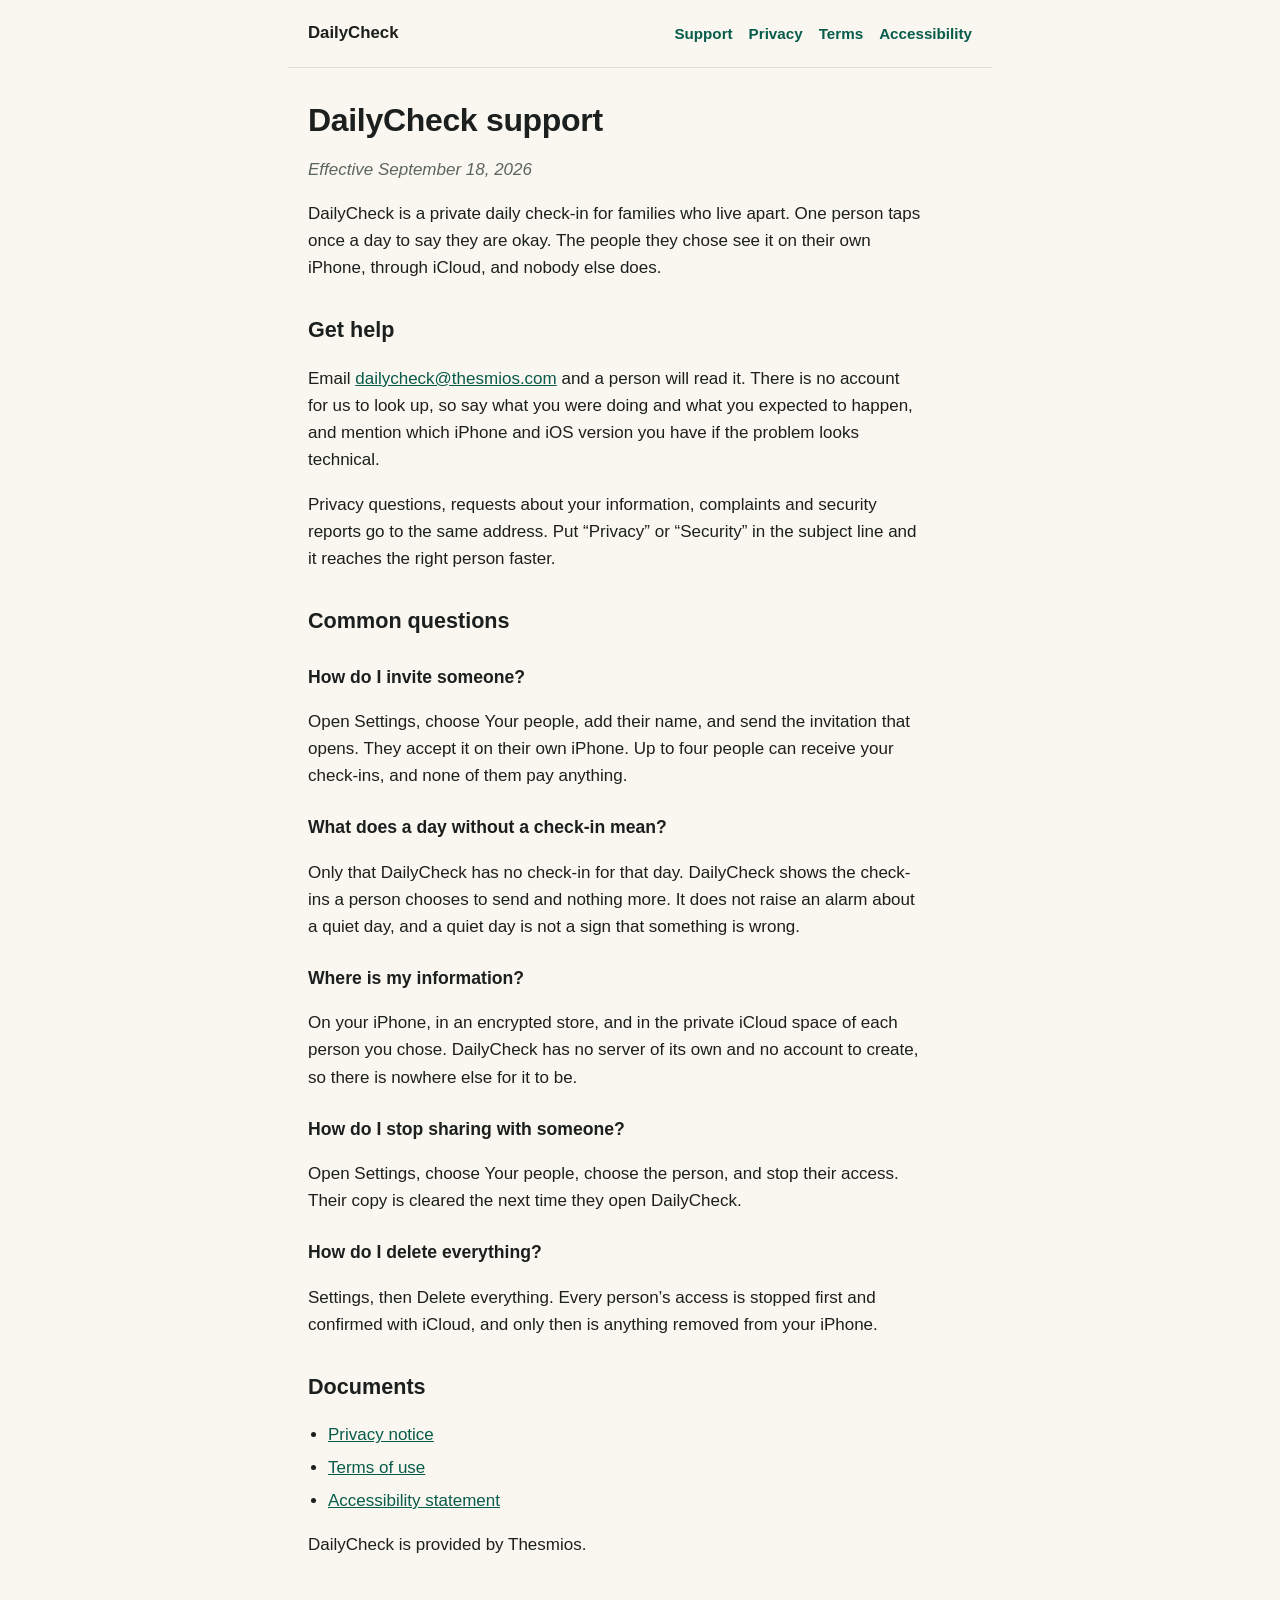
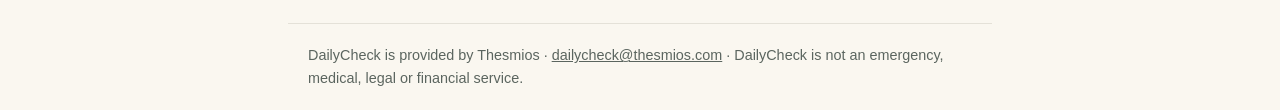
<file: index.html>
<!doctype html>
<html lang="en-US"><head><meta charset="utf-8"><meta name="viewport" content="width=device-width, initial-scale=1">
<title>DailyCheck support</title><meta name="description" content="DailyCheck support. DailyCheck is a private daily check-in for families who live apart.">
<link rel="stylesheet" href="styles.css"></head>
<body><header><a class="brand" href="./">DailyCheck</a><nav><a href="./">Support</a><a href="privacy/">Privacy</a><a href="terms/">Terms</a><a href="accessibility/">Accessibility</a></nav></header><main><h1 id="dailycheck-support">DailyCheck support</h1>
<p><em>Effective September 18, 2026</em></p>
<p>DailyCheck is a private daily check-in for families who live apart. One person taps once a day to say they are okay. The people they chose see it on their own iPhone, through iCloud, and nobody else does.</p>
<h2 id="get-help">Get help</h2>
<p>Email <a href="mailto:dailycheck@thesmios.com">dailycheck@thesmios.com</a> and a person will read it. There is no account for us to look up, so say what you were doing and what you expected to happen, and mention which iPhone and iOS version you have if the problem looks technical.</p>
<p>Privacy questions, requests about your information, complaints and security reports go to the same address. Put “Privacy” or “Security” in the subject line and it reaches the right person faster.</p>
<h2 id="common-questions">Common questions</h2>
<h3 id="how-do-i-invite-someone">How do I invite someone?</h3>
<p>Open Settings, choose Your people, add their name, and send the invitation that opens. They accept it on their own iPhone. Up to four people can receive your check-ins, and none of them pay anything.</p>
<h3 id="what-does-a-day-without-a-check-in-mean">What does a day without a check-in mean?</h3>
<p>Only that DailyCheck has no check-in for that day. DailyCheck shows the check-ins a person chooses to send and nothing more. It does not raise an alarm about a quiet day, and a quiet day is not a sign that something is wrong.</p>
<h3 id="where-is-my-information">Where is my information?</h3>
<p>On your iPhone, in an encrypted store, and in the private iCloud space of each person you chose. DailyCheck has no server of its own and no account to create, so there is nowhere else for it to be.</p>
<h3 id="how-do-i-stop-sharing-with-someone">How do I stop sharing with someone?</h3>
<p>Open Settings, choose Your people, choose the person, and stop their access. Their copy is cleared the next time they open DailyCheck.</p>
<h3 id="how-do-i-delete-everything">How do I delete everything?</h3>
<p>Settings, then Delete everything. Every person’s access is stopped first and confirmed with iCloud, and only then is anything removed from your iPhone.</p>
<h2 id="documents">Documents</h2>
<ul>
<li><a href="privacy/">Privacy notice</a></li>
<li><a href="terms/">Terms of use</a></li>
<li><a href="accessibility/">Accessibility statement</a></li>
</ul>
<p>DailyCheck is provided by Thesmios.</p>
</main><footer>DailyCheck is provided by Thesmios · <a href="mailto:dailycheck@thesmios.com">dailycheck@thesmios.com</a> · DailyCheck is not an emergency, medical, legal or financial service.</footer></body></html>
</file>
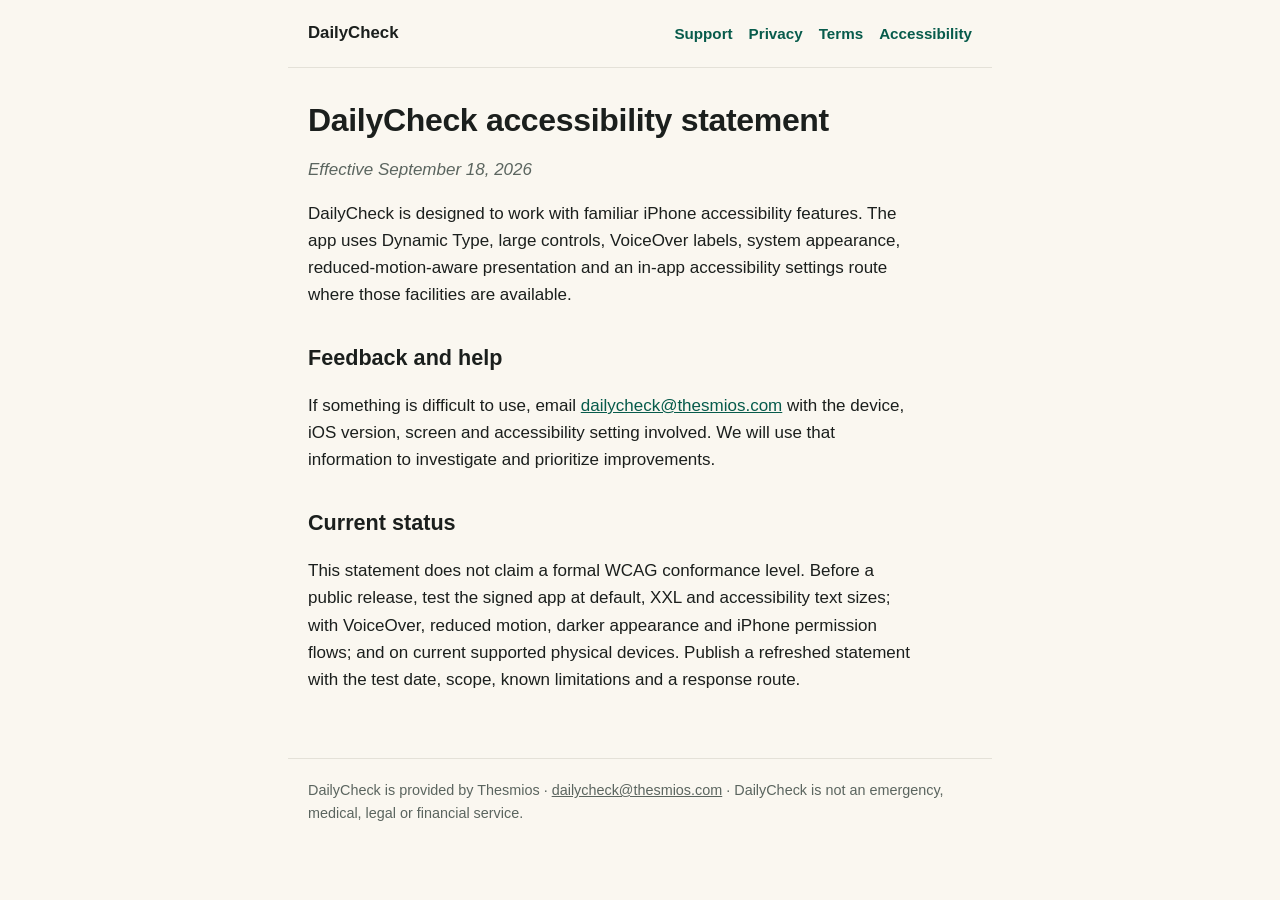
<file: accessibility/index.html>
<!doctype html>
<html lang="en-US"><head><meta charset="utf-8"><meta name="viewport" content="width=device-width, initial-scale=1">
<title>DailyCheck accessibility statement</title><meta name="description" content="DailyCheck accessibility statement. DailyCheck is a private daily check-in for families who live apart.">
<link rel="stylesheet" href="../styles.css"></head>
<body><header><a class="brand" href="../">DailyCheck</a><nav><a href="../">Support</a><a href="../privacy/">Privacy</a><a href="../terms/">Terms</a><a href="../accessibility/">Accessibility</a></nav></header><main><h1 id="dailycheck-accessibility-statement">DailyCheck accessibility statement</h1>
<p><em>Effective September 18, 2026</em></p>
<p>DailyCheck is designed to work with familiar iPhone accessibility features. The app uses Dynamic Type, large controls, VoiceOver labels, system appearance, reduced-motion-aware presentation and an in-app accessibility settings route where those facilities are available.</p>
<h2 id="feedback-and-help">Feedback and help</h2>
<p>If something is difficult to use, email <a href="mailto:dailycheck@thesmios.com">dailycheck@thesmios.com</a> with the device, iOS version, screen and accessibility setting involved. We will use that information to investigate and prioritize improvements.</p>
<h2 id="current-status">Current status</h2>
<p>This statement does not claim a formal WCAG conformance level. Before a public release, test the signed app at default, XXL and accessibility text sizes; with VoiceOver, reduced motion, darker appearance and iPhone permission flows; and on current supported physical devices. Publish a refreshed statement with the test date, scope, known limitations and a response route.</p>
</main><footer>DailyCheck is provided by Thesmios · <a href="mailto:dailycheck@thesmios.com">dailycheck@thesmios.com</a> · DailyCheck is not an emergency, medical, legal or financial service.</footer></body></html>
</file>
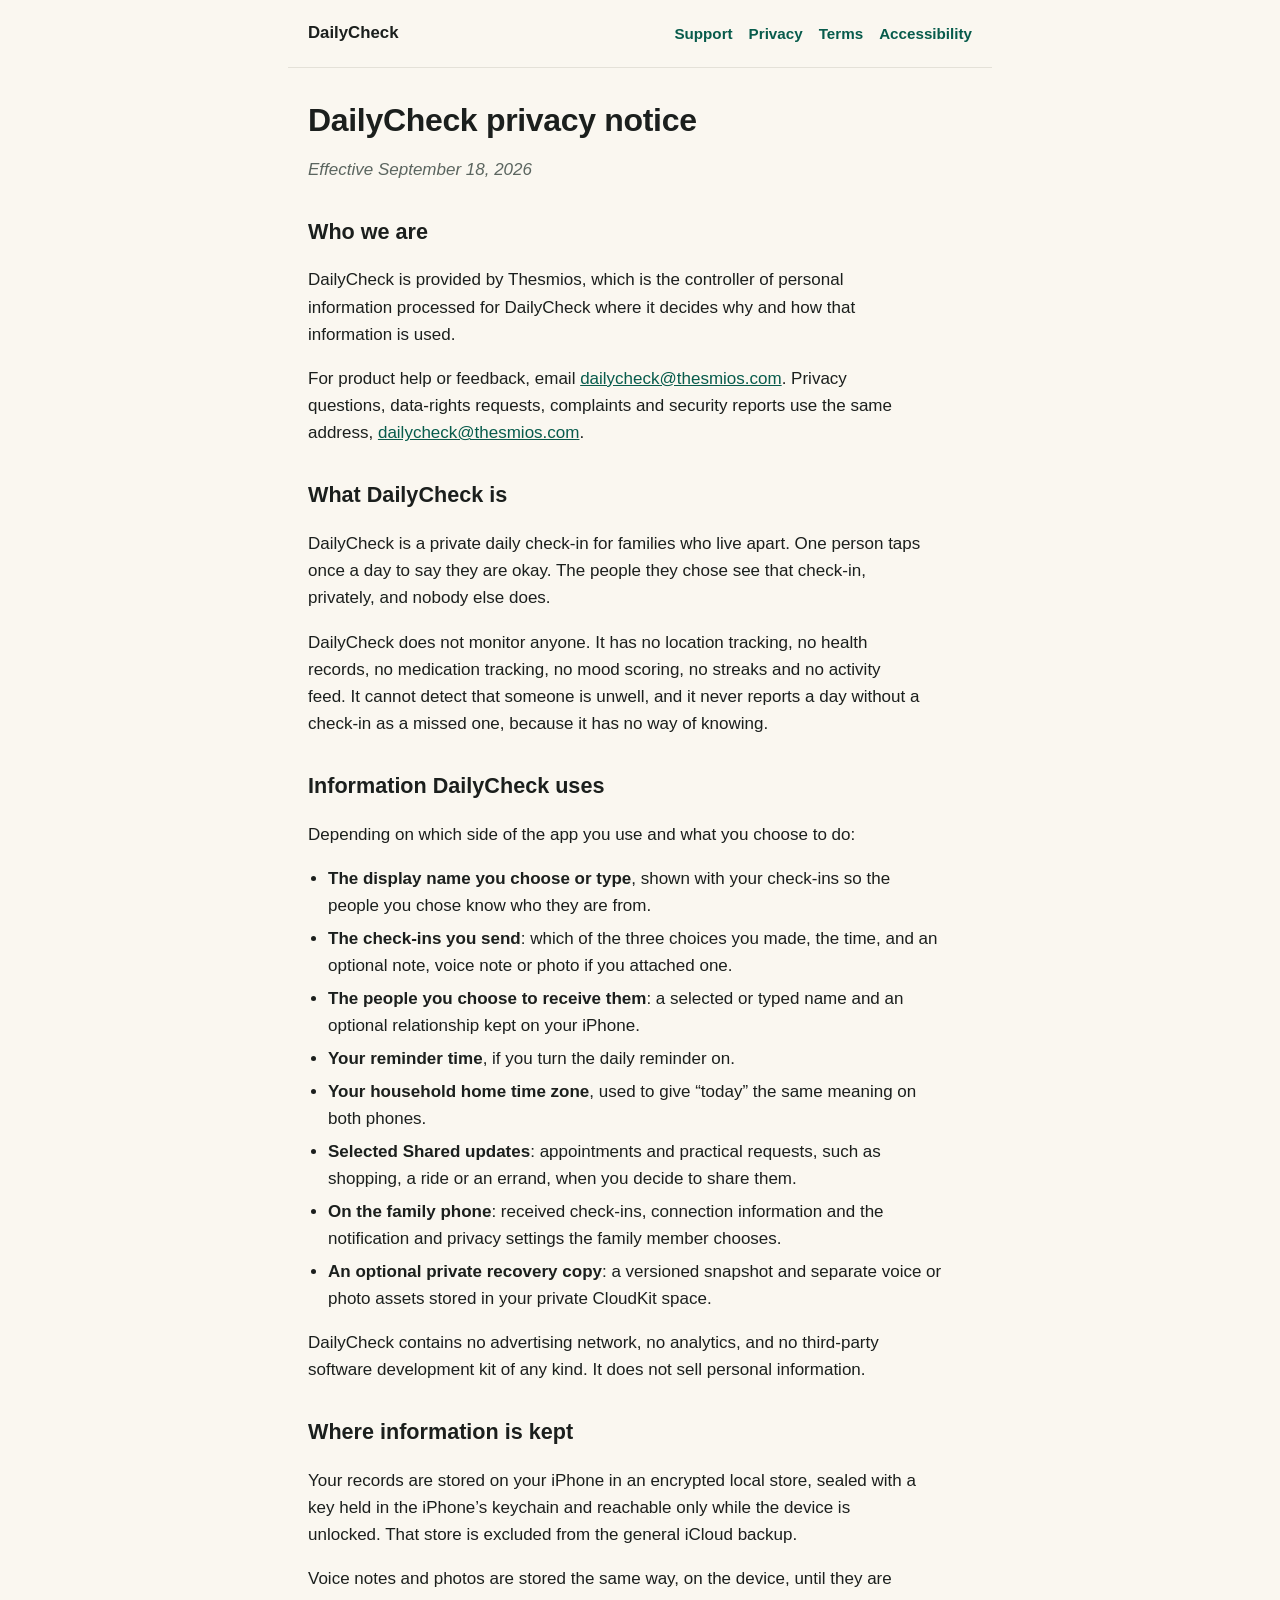
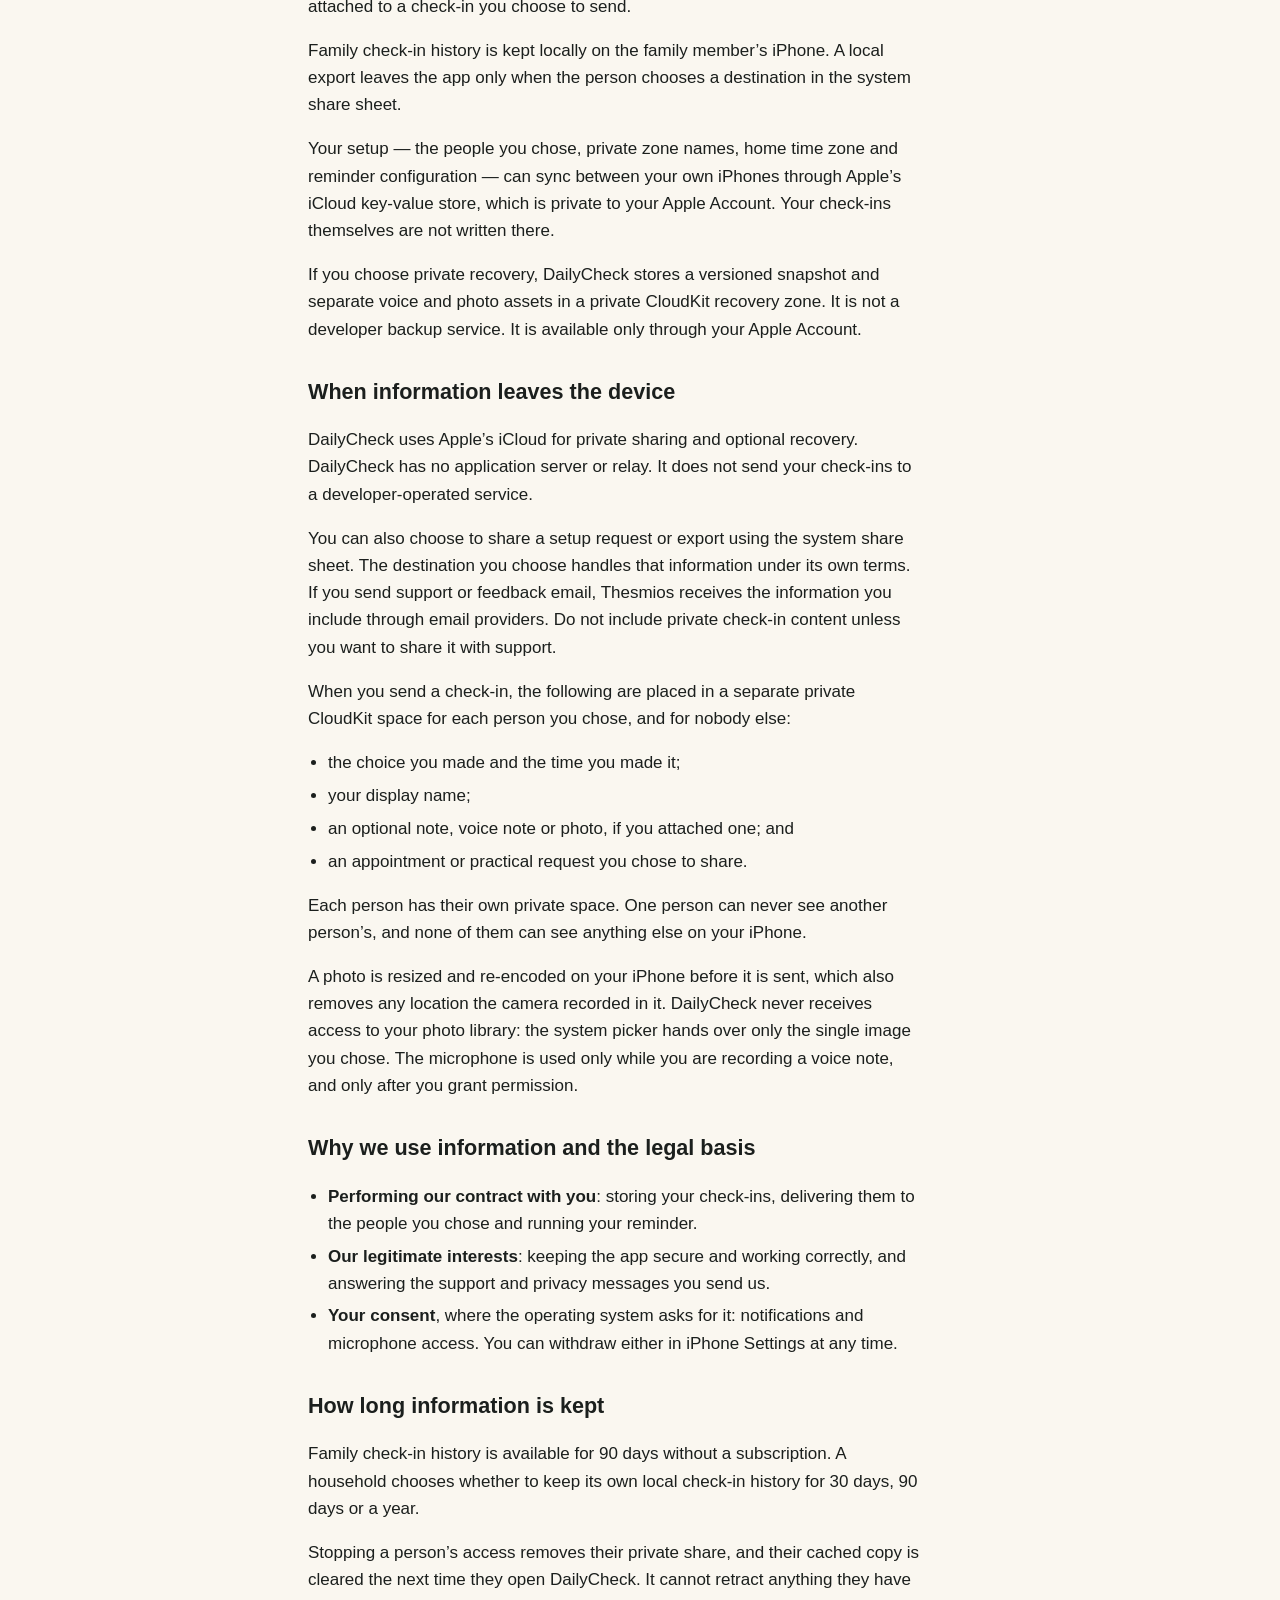
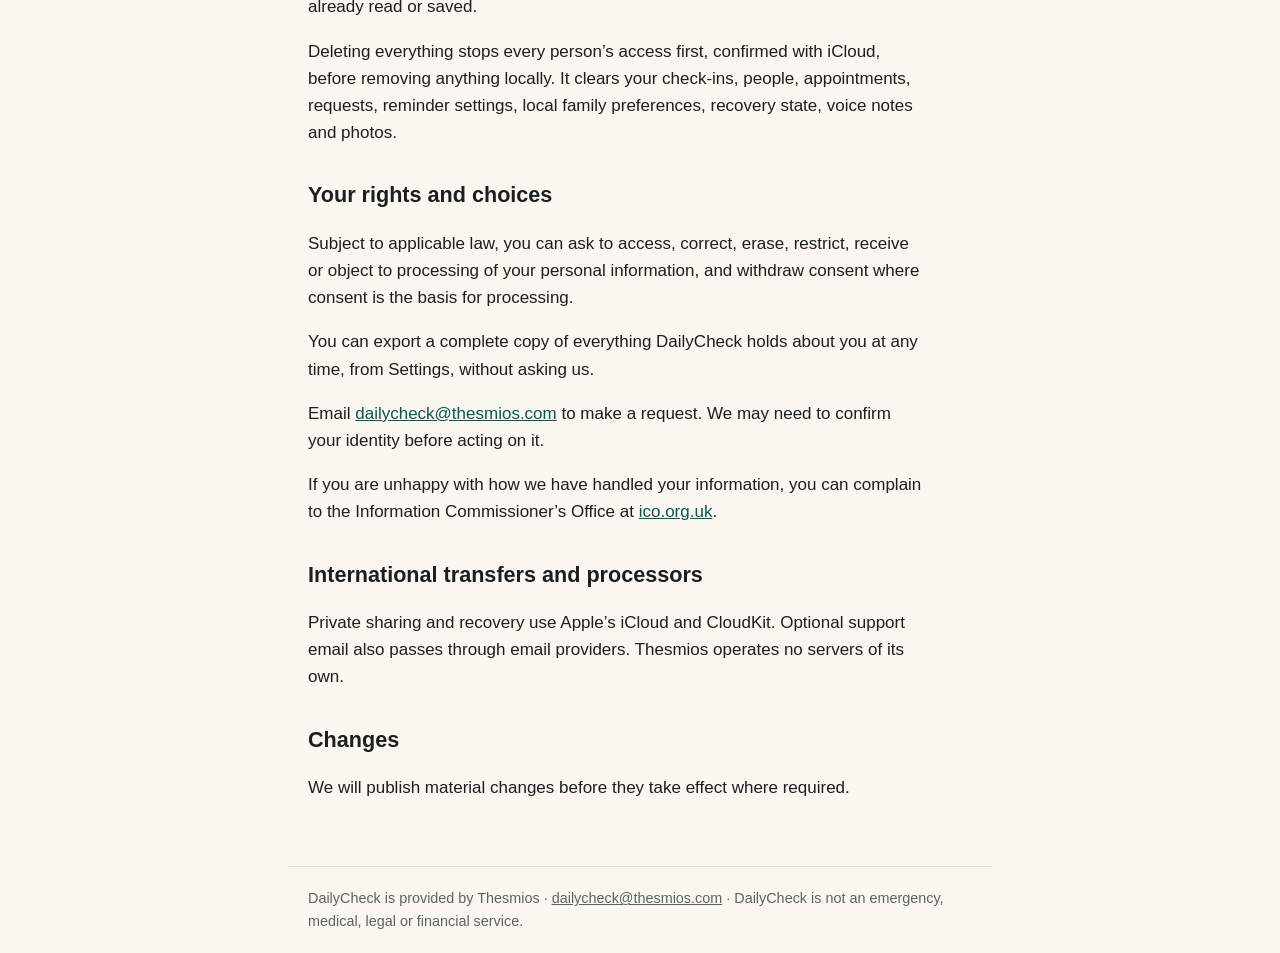
<file: privacy/index.html>
<!doctype html>
<html lang="en-US"><head><meta charset="utf-8"><meta name="viewport" content="width=device-width, initial-scale=1">
<title>DailyCheck privacy notice</title><meta name="description" content="DailyCheck privacy notice. DailyCheck is a private daily check-in for families who live apart.">
<link rel="stylesheet" href="../styles.css"></head>
<body><header><a class="brand" href="../">DailyCheck</a><nav><a href="../">Support</a><a href="../privacy/">Privacy</a><a href="../terms/">Terms</a><a href="../accessibility/">Accessibility</a></nav></header><main><h1 id="dailycheck-privacy-notice">DailyCheck privacy notice</h1>
<p><em>Effective September 18, 2026</em></p>
<h2 id="who-we-are">Who we are</h2>
<p>DailyCheck is provided by Thesmios, which is the controller of personal information processed for DailyCheck where it decides why and how that information is used.</p>
<p>For product help or feedback, email <a href="mailto:dailycheck@thesmios.com">dailycheck@thesmios.com</a>. Privacy questions, data-rights requests, complaints and security reports use the same address, <a href="mailto:dailycheck@thesmios.com">dailycheck@thesmios.com</a>.</p>
<h2 id="what-dailycheck-is">What DailyCheck is</h2>
<p>DailyCheck is a private daily check-in for families who live apart. One person taps once a day to say they are okay. The people they chose see that check-in, privately, and nobody else does.</p>
<p>DailyCheck does not monitor anyone. It has no location tracking, no health records, no medication tracking, no mood scoring, no streaks and no activity feed. It cannot detect that someone is unwell, and it never reports a day without a check-in as a missed one, because it has no way of knowing.</p>
<h2 id="information-dailycheck-uses">Information DailyCheck uses</h2>
<p>Depending on which side of the app you use and what you choose to do:</p>
<ul>
<li><strong>The display name you choose or type</strong>, shown with your check-ins so the people you chose know who they are from.</li>
<li><strong>The check-ins you send</strong>: which of the three choices you made, the time, and an optional note, voice note or photo if you attached one.</li>
<li><strong>The people you choose to receive them</strong>: a selected or typed name and an optional relationship kept on your iPhone.</li>
<li><strong>Your reminder time</strong>, if you turn the daily reminder on.</li>
<li><strong>Your household home time zone</strong>, used to give “today” the same meaning on both phones.</li>
<li><strong>Selected Shared updates</strong>: appointments and practical requests, such as shopping, a ride or an errand, when you decide to share them.</li>
<li><strong>On the family phone</strong>: received check-ins, connection information and the notification and privacy settings the family member chooses.</li>
<li><strong>An optional private recovery copy</strong>: a versioned snapshot and separate voice or photo assets stored in your private CloudKit space.</li>
</ul>
<p>DailyCheck contains no advertising network, no analytics, and no third-party software development kit of any kind. It does not sell personal information.</p>
<h2 id="where-information-is-kept">Where information is kept</h2>
<p>Your records are stored on your iPhone in an encrypted local store, sealed with a key held in the iPhone’s keychain and reachable only while the device is unlocked. That store is excluded from the general iCloud backup.</p>
<p>Voice notes and photos are stored the same way, on the device, until they are attached to a check-in you choose to send.</p>
<p>Family check-in history is kept locally on the family member’s iPhone. A local export leaves the app only when the person chooses a destination in the system share sheet.</p>
<p>Your setup — the people you chose, private zone names, home time zone and reminder configuration — can sync between your own iPhones through Apple’s iCloud key-value store, which is private to your Apple Account. Your check-ins themselves are not written there.</p>
<p>If you choose private recovery, DailyCheck stores a versioned snapshot and separate voice and photo assets in a private CloudKit recovery zone. It is not a developer backup service. It is available only through your Apple Account.</p>
<h2 id="when-information-leaves-the-device">When information leaves the device</h2>
<p>DailyCheck uses Apple’s iCloud for private sharing and optional recovery. DailyCheck has no application server or relay. It does not send your check-ins to a developer-operated service.</p>
<p>You can also choose to share a setup request or export using the system share sheet. The destination you choose handles that information under its own terms. If you send support or feedback email, Thesmios receives the information you include through email providers. Do not include private check-in content unless you want to share it with support.</p>
<p>When you send a check-in, the following are placed in a separate private CloudKit space for each person you chose, and for nobody else:</p>
<ul>
<li>the choice you made and the time you made it;</li>
<li>your display name;</li>
<li>an optional note, voice note or photo, if you attached one; and</li>
<li>an appointment or practical request you chose to share.</li>
</ul>
<p>Each person has their own private space. One person can never see another person’s, and none of them can see anything else on your iPhone.</p>
<p>A photo is resized and re-encoded on your iPhone before it is sent, which also removes any location the camera recorded in it. DailyCheck never receives access to your photo library: the system picker hands over only the single image you chose. The microphone is used only while you are recording a voice note, and only after you grant permission.</p>
<h2 id="why-we-use-information-and-the-legal-basis">Why we use information and the legal basis</h2>
<ul>
<li><strong>Performing our contract with you</strong>: storing your check-ins, delivering them to the people you chose and running your reminder.</li>
<li><strong>Our legitimate interests</strong>: keeping the app secure and working correctly, and answering the support and privacy messages you send us.</li>
<li><strong>Your consent</strong>, where the operating system asks for it: notifications and microphone access. You can withdraw either in iPhone Settings at any time.</li>
</ul>
<h2 id="how-long-information-is-kept">How long information is kept</h2>
<p>Family check-in history is available for 90 days without a subscription. A household chooses whether to keep its own local check-in history for 30 days, 90 days or a year.</p>
<p>Stopping a person’s access removes their private share, and their cached copy is cleared the next time they open DailyCheck. It cannot retract anything they have already read or saved.</p>
<p>Deleting everything stops every person’s access first, confirmed with iCloud, before removing anything locally. It clears your check-ins, people, appointments, requests, reminder settings, local family preferences, recovery state, voice notes and photos.</p>
<h2 id="your-rights-and-choices">Your rights and choices</h2>
<p>Subject to applicable law, you can ask to access, correct, erase, restrict, receive or object to processing of your personal information, and withdraw consent where consent is the basis for processing.</p>
<p>You can export a complete copy of everything DailyCheck holds about you at any time, from Settings, without asking us.</p>
<p>Email <a href="mailto:dailycheck@thesmios.com">dailycheck@thesmios.com</a> to make a request. We may need to confirm your identity before acting on it.</p>
<p>If you are unhappy with how we have handled your information, you can complain to the Information Commissioner’s Office at <a href="https://ico.org.uk/make-a-complaint/">ico.org.uk</a>.</p>
<h2 id="international-transfers-and-processors">International transfers and processors</h2>
<p>Private sharing and recovery use Apple’s iCloud and CloudKit. Optional support email also passes through email providers. Thesmios operates no servers of its own.</p>
<h2 id="changes">Changes</h2>
<p>We will publish material changes before they take effect where required.</p>
</main><footer>DailyCheck is provided by Thesmios · <a href="mailto:dailycheck@thesmios.com">dailycheck@thesmios.com</a> · DailyCheck is not an emergency, medical, legal or financial service.</footer></body></html>
</file>
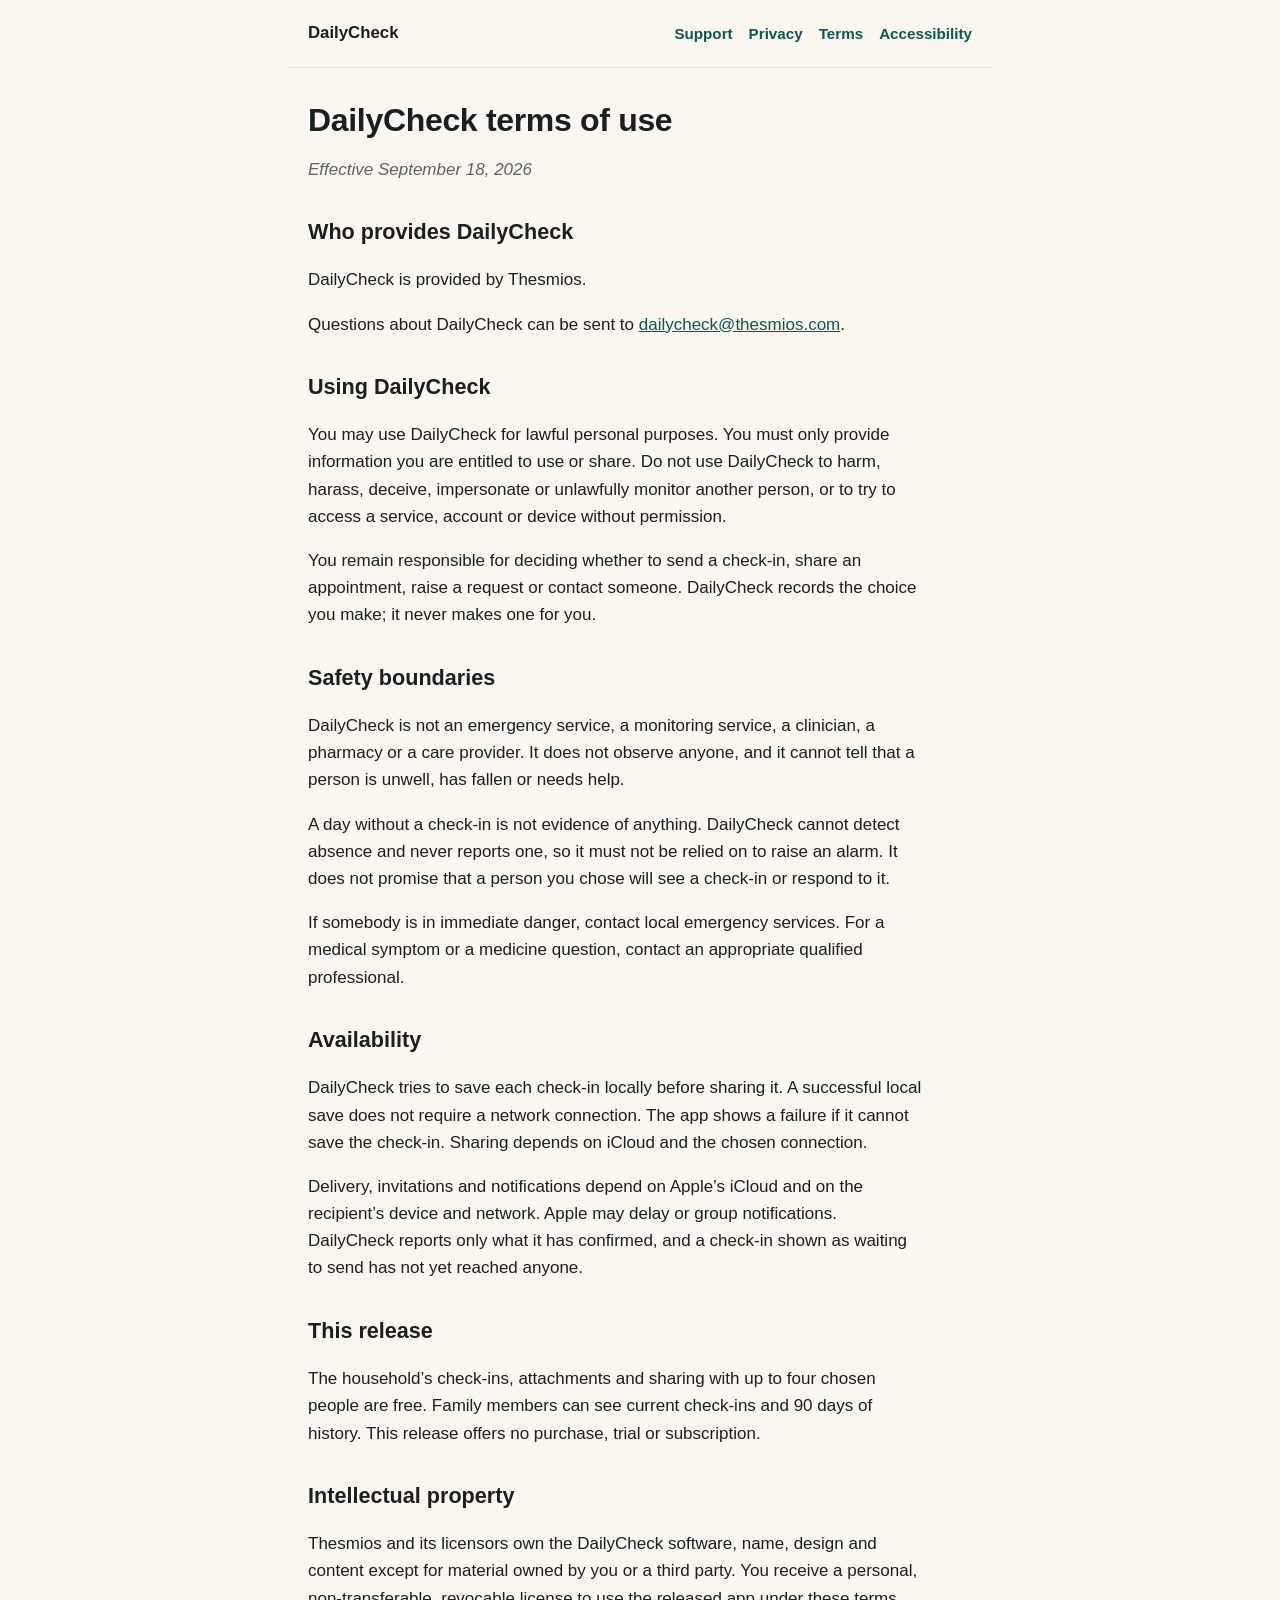
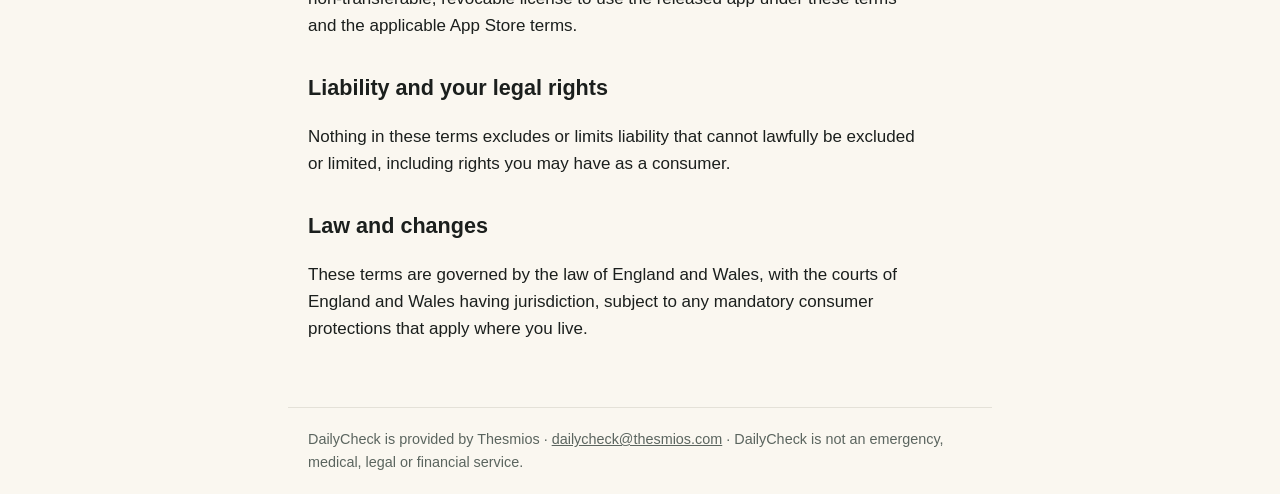
<file: terms/index.html>
<!doctype html>
<html lang="en-US"><head><meta charset="utf-8"><meta name="viewport" content="width=device-width, initial-scale=1">
<title>DailyCheck terms of use</title><meta name="description" content="DailyCheck terms of use. DailyCheck is a private daily check-in for families who live apart.">
<link rel="stylesheet" href="../styles.css"></head>
<body><header><a class="brand" href="../">DailyCheck</a><nav><a href="../">Support</a><a href="../privacy/">Privacy</a><a href="../terms/">Terms</a><a href="../accessibility/">Accessibility</a></nav></header><main><h1 id="dailycheck-terms-of-use">DailyCheck terms of use</h1>
<p><em>Effective September 18, 2026</em></p>
<h2 id="who-provides-dailycheck">Who provides DailyCheck</h2>
<p>DailyCheck is provided by Thesmios.</p>
<p>Questions about DailyCheck can be sent to <a href="mailto:dailycheck@thesmios.com">dailycheck@thesmios.com</a>.</p>
<h2 id="using-dailycheck">Using DailyCheck</h2>
<p>You may use DailyCheck for lawful personal purposes. You must only provide information you are entitled to use or share. Do not use DailyCheck to harm, harass, deceive, impersonate or unlawfully monitor another person, or to try to access a service, account or device without permission.</p>
<p>You remain responsible for deciding whether to send a check-in, share an appointment, raise a request or contact someone. DailyCheck records the choice you make; it never makes one for you.</p>
<h2 id="safety-boundaries">Safety boundaries</h2>
<p>DailyCheck is not an emergency service, a monitoring service, a clinician, a pharmacy or a care provider. It does not observe anyone, and it cannot tell that a person is unwell, has fallen or needs help.</p>
<p>A day without a check-in is not evidence of anything. DailyCheck cannot detect absence and never reports one, so it must not be relied on to raise an alarm. It does not promise that a person you chose will see a check-in or respond to it.</p>
<p>If somebody is in immediate danger, contact local emergency services. For a medical symptom or a medicine question, contact an appropriate qualified professional.</p>
<h2 id="availability">Availability</h2>
<p>DailyCheck tries to save each check-in locally before sharing it. A successful local save does not require a network connection. The app shows a failure if it cannot save the check-in. Sharing depends on iCloud and the chosen connection.</p>
<p>Delivery, invitations and notifications depend on Apple’s iCloud and on the recipient’s device and network. Apple may delay or group notifications. DailyCheck reports only what it has confirmed, and a check-in shown as waiting to send has not yet reached anyone.</p>
<h2 id="this-release">This release</h2>
<p>The household’s check-ins, attachments and sharing with up to four chosen people are free. Family members can see current check-ins and 90 days of history. This release offers no purchase, trial or subscription.</p>
<h2 id="intellectual-property">Intellectual property</h2>
<p>Thesmios and its licensors own the DailyCheck software, name, design and content except for material owned by you or a third party. You receive a personal, non-transferable, revocable license to use the released app under these terms and the applicable App Store terms.</p>
<h2 id="liability-and-your-legal-rights">Liability and your legal rights</h2>
<p>Nothing in these terms excludes or limits liability that cannot lawfully be excluded or limited, including rights you may have as a consumer.</p>
<h2 id="law-and-changes">Law and changes</h2>
<p>These terms are governed by the law of England and Wales, with the courts of England and Wales having jurisdiction, subject to any mandatory consumer protections that apply where you live.</p>
</main><footer>DailyCheck is provided by Thesmios · <a href="mailto:dailycheck@thesmios.com">dailycheck@thesmios.com</a> · DailyCheck is not an emergency, medical, legal or financial service.</footer></body></html>
</file>
<file: styles.css>
:root { color-scheme: light dark; --ink:#1B1F1D; --muted:#5B655F; --accent:#075B4B; --bg:#FAF7F0; --card:#FFFFFF; --rule:#E4E1D8; }
@media (prefers-color-scheme: dark) { :root { --ink:#F2F1EC; --muted:#A9B2AD; --accent:#7FD0B4; --bg:#111514; --card:#1A201E; --rule:#2A3330; } }
* { box-sizing:border-box } html { -webkit-text-size-adjust:100% }
body { margin:0; background:var(--bg); color:var(--ink); font:17px/1.6 -apple-system, BlinkMacSystemFont, "SF Pro Text", "Segoe UI", Roboto, Helvetica, Arial, sans-serif; }
header, footer { max-width:44rem; margin:0 auto; padding:1.25rem 1.25rem; }
header { display:flex; align-items:center; justify-content:space-between; gap:1rem; flex-wrap:wrap; border-bottom:1px solid var(--rule); }
header .brand { font-weight:700; color:var(--ink); text-decoration:none; font-size:1.05rem }
header nav a { color:var(--accent); text-decoration:none; margin-left:1rem; font-weight:600; font-size:.95rem }
main { max-width:44rem; margin:0 auto; padding:1.5rem 1.25rem 3rem; }
h1 { font-size:2rem; line-height:1.15; letter-spacing:-.01em; margin:.6rem 0 .5rem }
h2 { font-size:1.35rem; margin:2rem 0 .6rem } h3 { font-size:1.1rem; margin:1.5rem 0 .4rem }
p, li { max-width:65ch } a { color:var(--accent) } em { color:var(--muted) }
ul { padding-left:1.25rem } li { margin:.35rem 0 }
strong { font-weight:650 }
footer { color:var(--muted); font-size:.9rem; border-top:1px solid var(--rule); }
footer a { color:var(--muted) }
</file>
